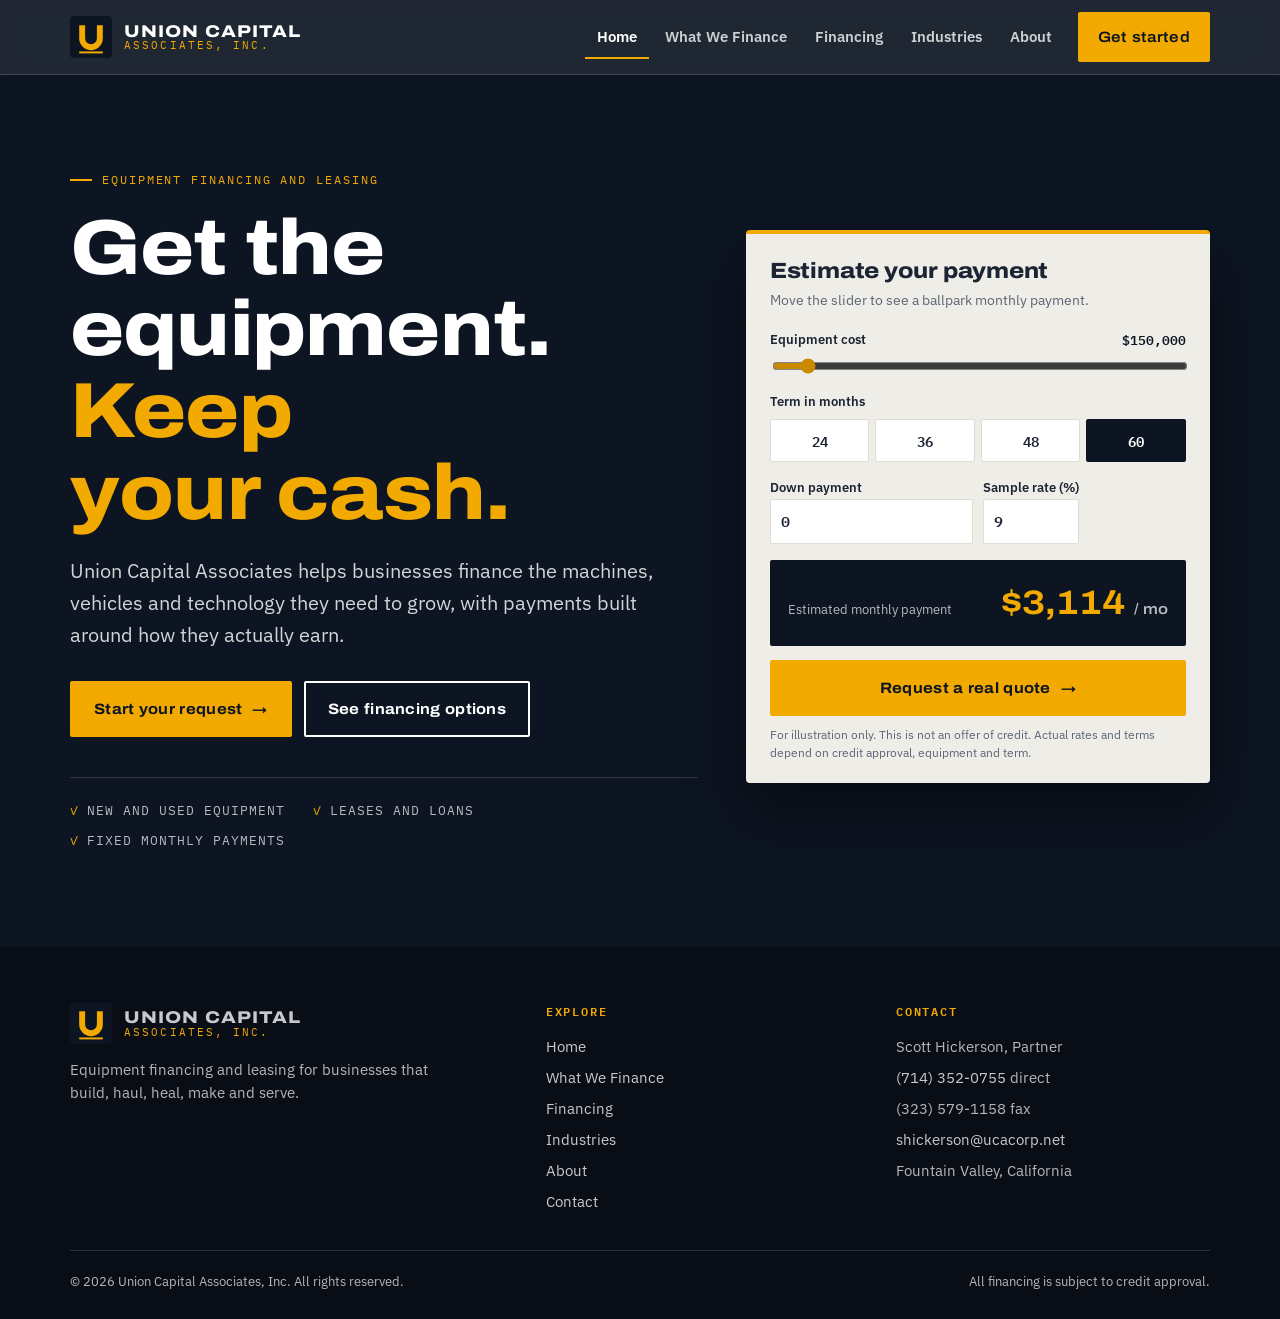
<file: index.html>
<!doctype html>
<html lang="en">
<head>
<meta charset="utf-8">
<meta name="viewport" content="width=device-width, initial-scale=1, viewport-fit=cover">
<title>Union Capital Associates | Equipment Financing and Leasing</title>
<meta name="description" content="Equipment financing and leasing for construction, transportation, medical, manufacturing and more.  Fountain Valley, California.">
<link rel="icon" href="assets/img/mark.svg" type="image/svg+xml">
<link rel="preconnect" href="https://fonts.googleapis.com">
<link rel="preconnect" href="https://images.unsplash.com">
<link rel="stylesheet" href="https://fonts.googleapis.com/css2?family=Archivo:wdth,wght@100..125,500..900&family=IBM+Plex+Mono:wght@400;600&family=IBM+Plex+Sans:wght@400;500;600&display=swap">
<link rel="stylesheet" href="assets/css/site.css">
</head>
<body>
<header class="site-header">
  <div class="wrap">
    <a class="brand" href="index.html"><img src="assets/img/mark.svg" alt="" width="42" height="42"><span class="name"><b>UNION CAPITAL</b><small>ASSOCIATES, INC.</small></span></a>
    <button class="menu-btn" type="button" aria-expanded="false" aria-controls="nav">Menu</button>
    <nav class="nav" id="nav" aria-label="Main"><a href="index.html" aria-current="page">Home</a><a href="what-we-finance.html">What We Finance</a><a href="financing.html">Financing</a><a href="industries.html">Industries</a><a href="about.html">About</a><a class="btn btn-gold" href="contact.html#request">Get started</a></nav>
  </div>
</header>
<main>
<section class="hero">
  <div class="hero-bg" aria-hidden="true">
    <span style="background-image:url('https://images.unsplash.com/photo-1580901369227-308f6f40bdeb?auto=format&fit=crop&w=2000&q=70')"></span>
    <span style="background-image:url('https://images.unsplash.com/photo-1592805144716-feeccccef5ac?auto=format&fit=crop&w=2000&q=70')"></span>
    <span style="background-image:url('https://images.unsplash.com/photo-1606206873764-fd15e242df52?auto=format&fit=crop&w=2000&q=70')"></span>
  </div>
  <div class="wrap">
    <div>
      <div class="eyebrow">Equipment financing and leasing</div>
      <h1>Get the equipment.  <em>Keep your cash.</em></h1>
      <p class="lede">Union Capital Associates helps businesses finance the machines, vehicles and technology they need to grow, with payments built around how they actually earn.</p>
      <div class="hero-actions">
        <a class="btn btn-gold" href="contact.html#request">Start your request <span class="arr">→</span></a>
        <a class="btn btn-line" href="financing.html">See financing options</a>
      </div>
      <div class="hero-strip"><span>New and used equipment</span><span>Leases and loans</span><span>Fixed monthly payments</span></div>
    </div>
    <aside class="estimator" id="estimator" aria-labelledby="estTitle">
      <h2 id="estTitle">Estimate your payment</h2>
      <p class="sub">Move the slider to see a ballpark monthly payment.</p>
      <div class="est-field">
        <label for="e-cost">Equipment cost <output id="e-cost-out">$150,000</output></label>
        <input id="e-cost" type="range" min="10000" max="2000000" step="5000" value="150000">
      </div>
      <div class="est-field">
        <label>Term in months</label>
        <div class="terms">
          <button type="button" data-term="24" aria-pressed="false">24</button>
          <button type="button" data-term="36" aria-pressed="false">36</button>
          <button type="button" data-term="48" aria-pressed="false">48</button>
          <button type="button" data-term="60" aria-pressed="true">60</button>
        </div>
      </div>
      <div class="est-row est-field">
        <label for="e-down" style="display:grid">Down payment<input id="e-down" type="number" min="0" step="1000" value="0" inputmode="numeric"></label>
        <label for="e-rate" style="display:grid">Sample rate (%)<input id="e-rate" type="number" min="0" max="40" step="0.25" value="9" inputmode="decimal"></label>
      </div>
      <div class="est-result"><span>Estimated monthly payment</span><b><span id="e-pay">$3,114</span> <small>/ mo</small></b></div>
      <a class="btn btn-gold" id="e-go" href="contact.html#request">Request a real quote <span class="arr">→</span></a>
      <p class="est-note">For illustration only.  This is not an offer of credit.  Actual rates and terms depend on credit approval, equipment and term.</p>
    </aside>
  </div>
</section>

</main>
<footer class="site-footer">
  <div class="wrap">
    <div>
      <a class="brand" href="index.html"><img src="assets/img/mark.svg" alt="" width="42" height="42"><span class="name"><b>UNION CAPITAL</b><small>ASSOCIATES, INC.</small></span></a>
      <p>Equipment financing and leasing for businesses that build, haul, heal, make and serve.</p>
    </div>
    <div>
      <h4>Explore</h4>
      <ul><li><a href="index.html">Home</a></li><li><a href="what-we-finance.html">What We Finance</a></li><li><a href="financing.html">Financing</a></li><li><a href="industries.html">Industries</a></li><li><a href="about.html">About</a></li><li><a href="contact.html">Contact</a></li></ul>
    </div>
    <div>
      <h4>Contact</h4>
      <ul>
        <li>Scott Hickerson, Partner</li>
        <li><a href="tel:+17143520755">(714) 352-0755</a> direct</li>
        <li>(323) 579-1158 fax</li>
        <li><a href="mailto:shickerson@ucacorp.net">shickerson@ucacorp.net</a></li>
        <li>Fountain Valley, California</li>
      </ul>
    </div>
    <div class="legal"><span>&copy; 2026 Union Capital Associates, Inc.  All rights reserved.</span><span>All financing is subject to credit approval.</span></div>
  </div>
</footer>
<script src="assets/js/site.js"></script>
</body>
</html>
</file>
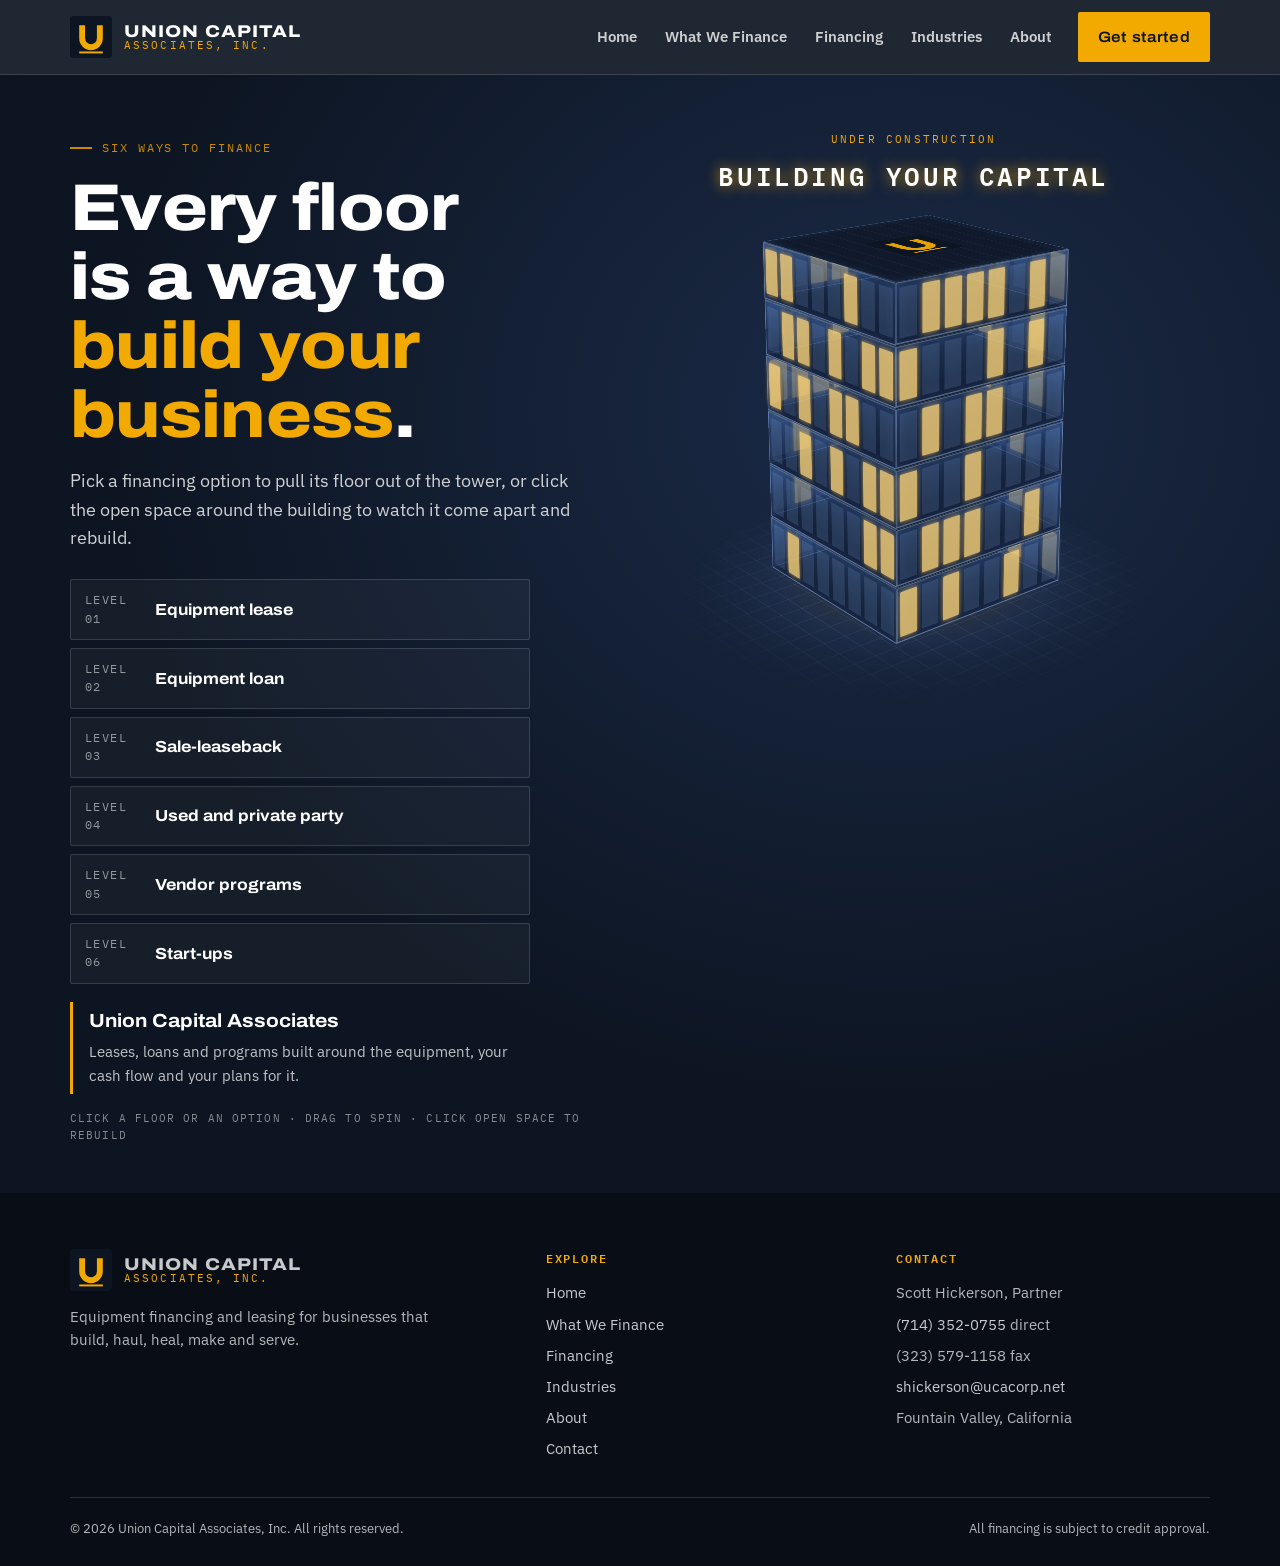
<file: index2.html>
<!doctype html>
<html lang="en">
<head>
<meta charset="utf-8">
<meta name="viewport" content="width=device-width, initial-scale=1, viewport-fit=cover">
<title>Building Test | Union Capital Associates</title>
<meta name="description" content="Test page.">
<link rel="icon" href="assets/img/mark.svg" type="image/svg+xml">
<link rel="preconnect" href="https://fonts.googleapis.com">
<link rel="preconnect" href="https://images.unsplash.com">
<link rel="stylesheet" href="https://fonts.googleapis.com/css2?family=Archivo:wdth,wght@100..125,500..900&family=IBM+Plex+Mono:wght@400;600&family=IBM+Plex+Sans:wght@400;500;600&display=swap">
<link rel="stylesheet" href="assets/css/site.css">
<link rel="stylesheet" href="assets/css/building.css">
<meta name="robots" content="noindex, nofollow">
</head>
<body>
<header class="site-header">
  <div class="wrap">
    <a class="brand" href="index.html"><img src="assets/img/mark.svg" alt="" width="42" height="42"><span class="name"><b>UNION CAPITAL</b><small>ASSOCIATES, INC.</small></span></a>
    <button class="menu-btn" type="button" aria-expanded="false" aria-controls="nav">Menu</button>
    <nav class="nav" id="nav" aria-label="Main"><a href="index.html">Home</a><a href="what-we-finance.html">What We Finance</a><a href="financing.html">Financing</a><a href="industries.html">Industries</a><a href="about.html">About</a><a class="btn btn-gold" href="contact.html#request">Get started</a></nav>
  </div>
</header>
<main>
<section class="bld-hero">
  <div class="wrap">
    <div class="bld-copy">
      <div class="eyebrow">Six ways to finance</div>
      <h1>Every floor is a way to <em>build your business</em>.</h1>
      <p class="lede">Pick a financing option to pull its floor out of the tower, or click the open space around the building to watch it come apart and rebuild.</p>
      <ul class="floors-pick" id="floorsPick"></ul>
      <div class="floor-detail" id="floorDetail" aria-live="polite"><b>Union Capital Associates</b><p>Leases, loans and programs built around the equipment, your cash flow and your plans for it.</p></div>
      <div class="bld-hint">Click a floor or an option · Drag to spin · Click open space to rebuild</div>
    </div>
    <div class="bstage" id="bstage" aria-label="Interactive tower of financing options">
      <div class="tower" id="tower"></div>
      <div class="bsign" aria-live="polite"><small id="signLvl"></small><b id="signName"></b></div>
    </div>
  </div>
</section>
</main>
<footer class="site-footer">
  <div class="wrap">
    <div>
      <a class="brand" href="index.html"><img src="assets/img/mark.svg" alt="" width="42" height="42"><span class="name"><b>UNION CAPITAL</b><small>ASSOCIATES, INC.</small></span></a>
      <p>Equipment financing and leasing for businesses that build, haul, heal, make and serve.</p>
    </div>
    <div>
      <h4>Explore</h4>
      <ul><li><a href="index.html">Home</a></li><li><a href="what-we-finance.html">What We Finance</a></li><li><a href="financing.html">Financing</a></li><li><a href="industries.html">Industries</a></li><li><a href="about.html">About</a></li><li><a href="contact.html">Contact</a></li></ul>
    </div>
    <div>
      <h4>Contact</h4>
      <ul>
        <li>Scott Hickerson, Partner</li>
        <li><a href="tel:+17143520755">(714) 352-0755</a> direct</li>
        <li>(323) 579-1158 fax</li>
        <li><a href="mailto:shickerson@ucacorp.net">shickerson@ucacorp.net</a></li>
        <li>Fountain Valley, California</li>
      </ul>
    </div>
    <div class="legal"><span>&copy; 2026 Union Capital Associates, Inc.  All rights reserved.</span><span>All financing is subject to credit approval.</span></div>
  </div>
</footer>
<script src="assets/js/site.js"></script>
<script src="assets/js/building.js"></script>
</body>
</html>
</file>
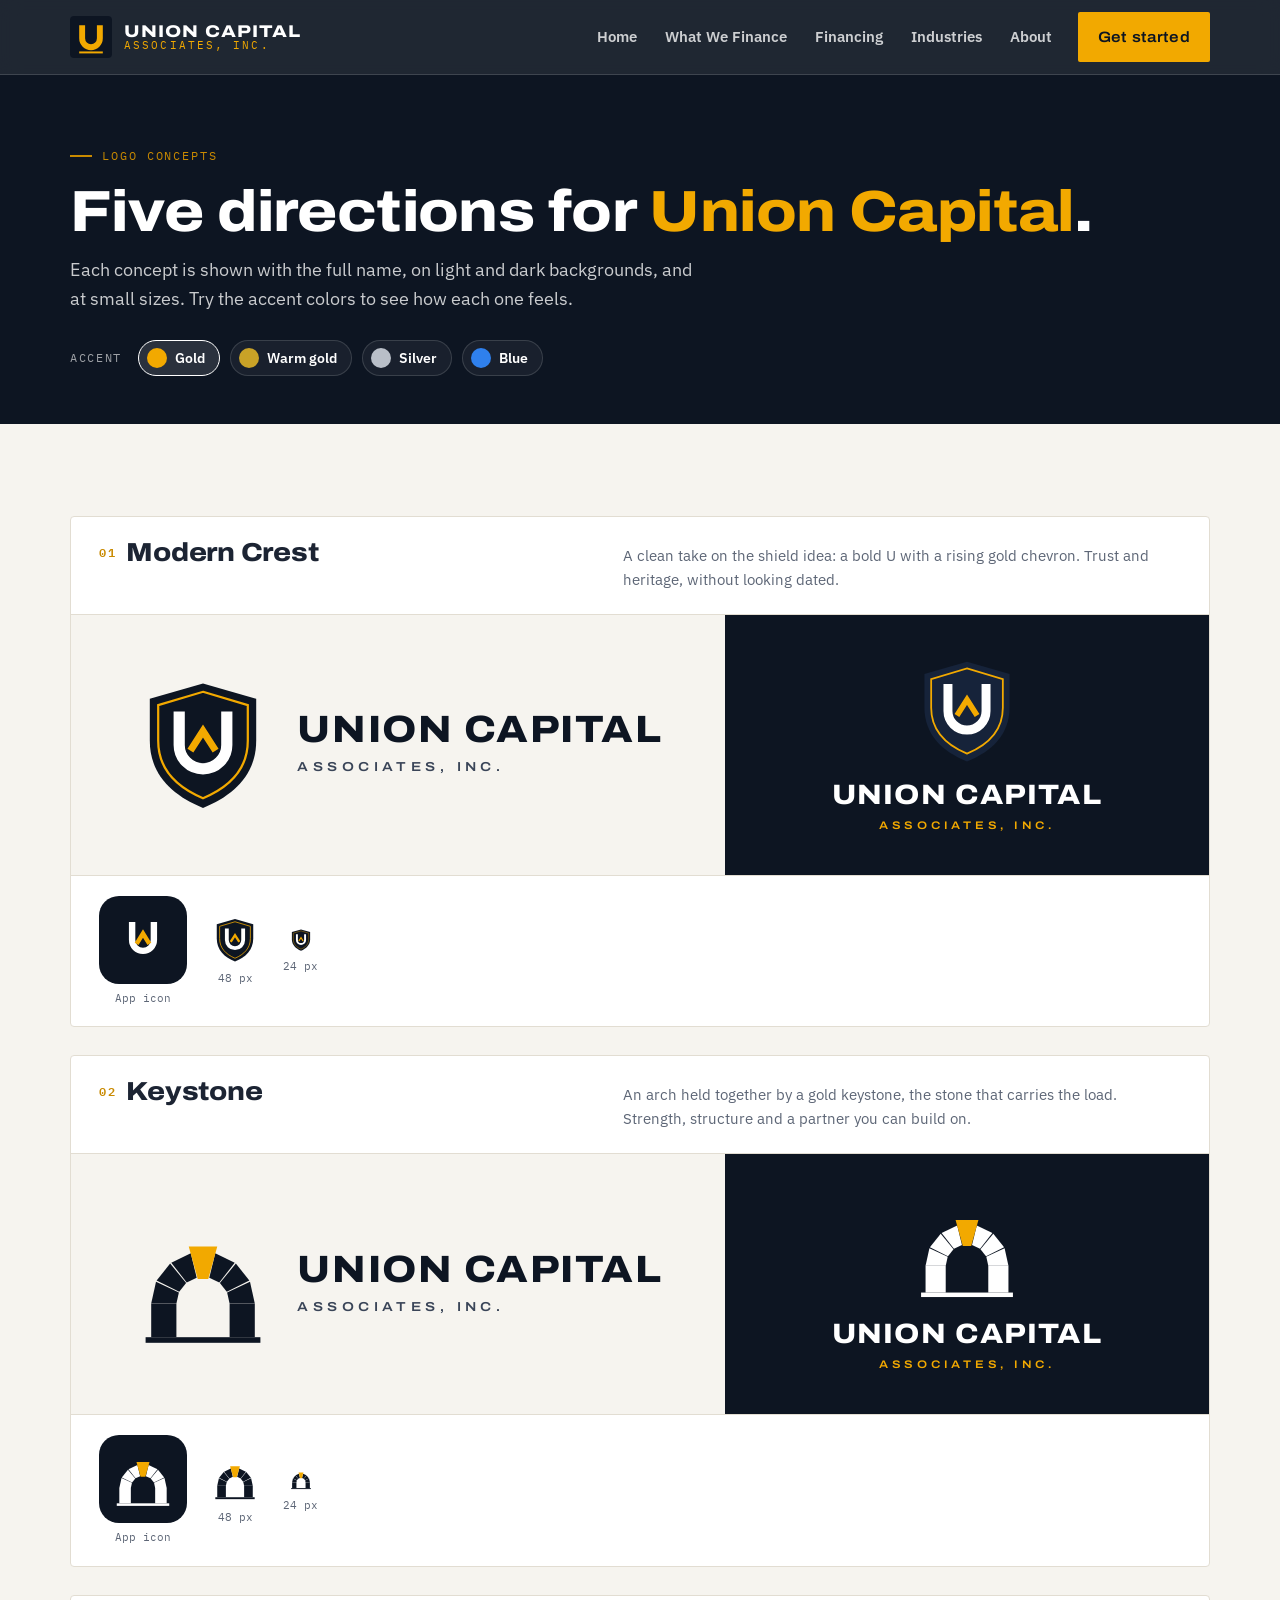
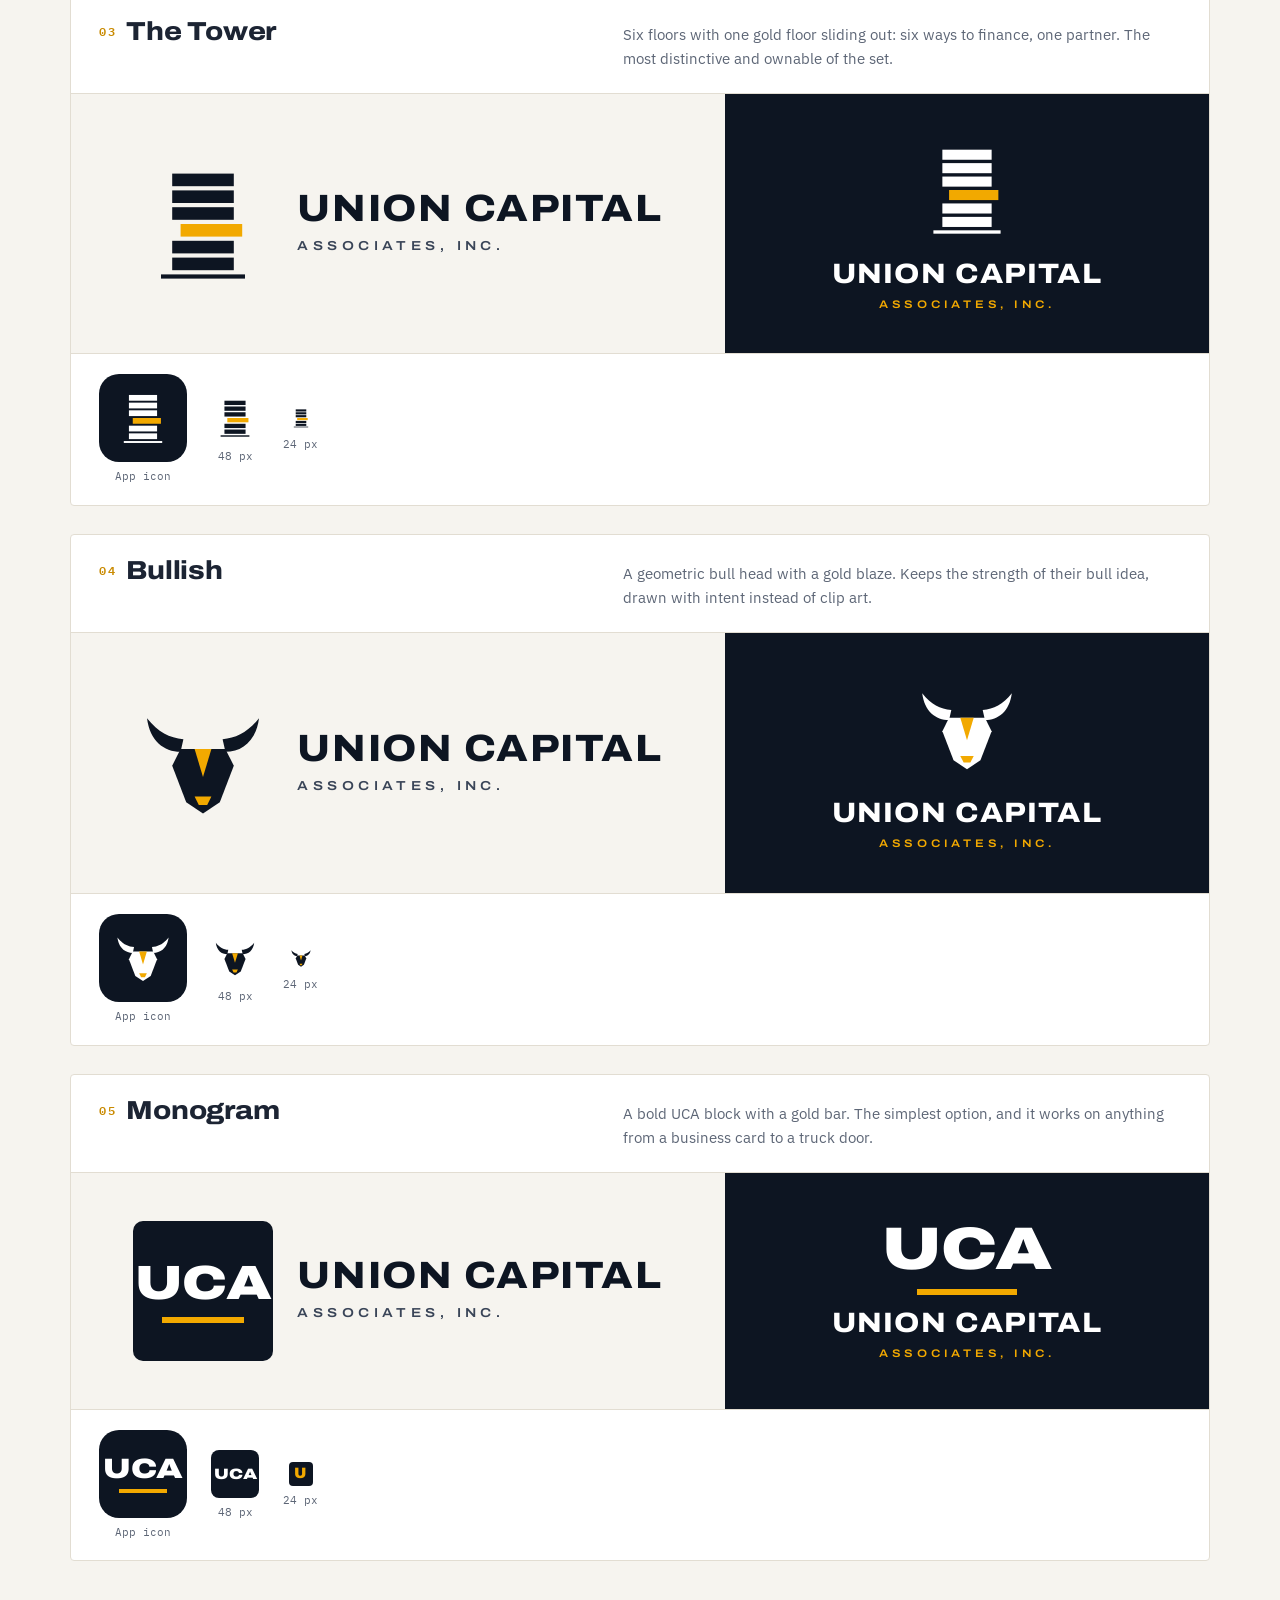
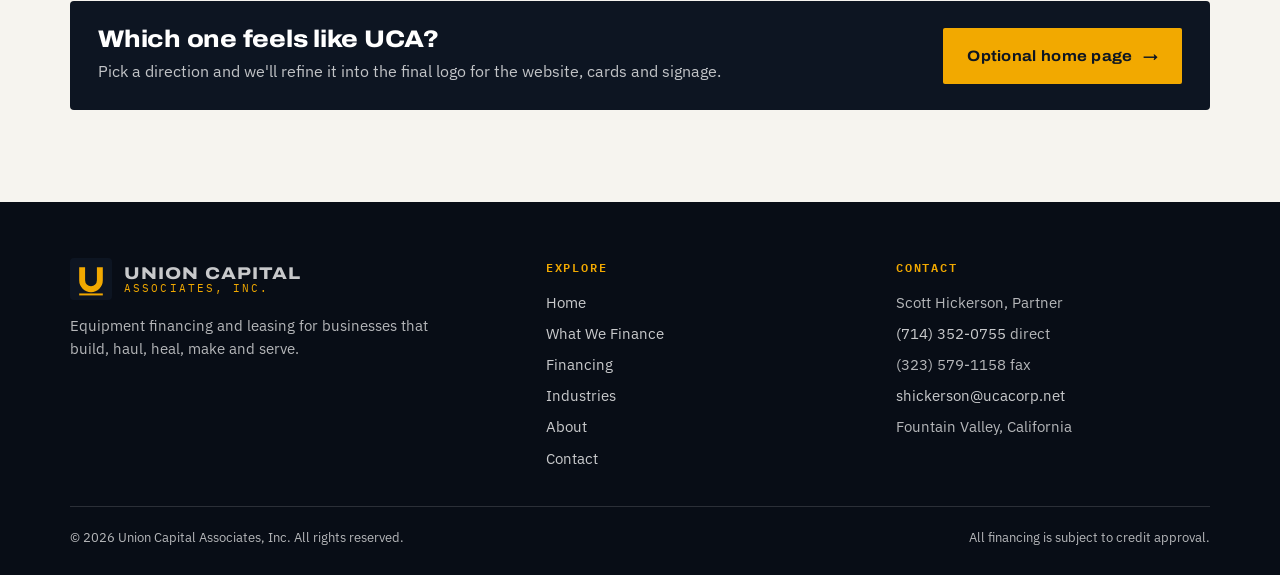
<file: logos.html>
<!doctype html>
<html lang="en">
<head>
<meta charset="utf-8">
<meta name="viewport" content="width=device-width, initial-scale=1, viewport-fit=cover">
<title>Logo Concepts | Union Capital Associates</title>
<meta name="description" content="Logo concepts.">
<link rel="icon" href="assets/img/mark.svg" type="image/svg+xml">
<link rel="preconnect" href="https://fonts.googleapis.com">
<link rel="preconnect" href="https://images.unsplash.com">
<link rel="stylesheet" href="https://fonts.googleapis.com/css2?family=Archivo:wdth,wght@100..125,500..900&family=IBM+Plex+Mono:wght@400;600&family=IBM+Plex+Sans:wght@400;500;600&display=swap">
<link rel="stylesheet" href="assets/css/site.css">
<link rel="stylesheet" href="assets/css/logos.css">
<meta name="robots" content="noindex, nofollow">
</head>
<body>
<header class="site-header">
  <div class="wrap">
    <a class="brand" href="index.html"><img src="assets/img/mark.svg" alt="" width="42" height="42"><span class="name"><b>UNION CAPITAL</b><small>ASSOCIATES, INC.</small></span></a>
    <button class="menu-btn" type="button" aria-expanded="false" aria-controls="nav">Menu</button>
    <nav class="nav" id="nav" aria-label="Main"><a href="index.html">Home</a><a href="what-we-finance.html">What We Finance</a><a href="financing.html">Financing</a><a href="industries.html">Industries</a><a href="about.html">About</a><a class="btn btn-gold" href="contact.html#request">Get started</a></nav>
  </div>
</header>
<main>
<section class="lg-hero">
  <div class="wrap">
    <div class="eyebrow">Logo concepts</div>
    <h1>Five directions for <em>Union Capital</em>.</h1>
    <p>Each concept is shown with the full name, on light and dark backgrounds, and at small sizes.  Try the accent colors to see how each one feels.</p>
    <div class="swatches" id="swatches">
      <span>Accent</span>
      <button type="button" data-c="#f2a900" aria-pressed="true"><i style="background:#f2a900"></i>Gold</button>
      <button type="button" data-c="#c9a227" aria-pressed="false"><i style="background:#c9a227"></i>Warm gold</button>
      <button type="button" data-c="#b9bfc8" aria-pressed="false"><i style="background:#b9bfc8"></i>Silver</button>
      <button type="button" data-c="#2f80ed" aria-pressed="false"><i style="background:#2f80ed"></i>Blue</button>
    </div>
  </div>
</section>
<section class="band">
  <div class="wrap">
    <div class="concepts">
    <article class="concept reveal" id="crest">
      <header class="concept-head"><h2><small>01</small>Modern Crest</h2><p>A clean take on the shield idea: a bold U with a rising gold chevron.  Trust and heritage, without looking dated.</p></header>
      <div class="concept-body">
        <div class="lockup-light"><svg class="mark-lg" viewBox="0 0 100 100" role="img" aria-label="Modern Crest logo"><path d="M50 6 L88 17 V47 C88 71 72 86 50 95 C28 86 12 71 12 47 V17 Z" fill="#0d1522"/><path class="acc-s" d="M50 12 L82 21.5 V47 C82 67 69 80 50 88 C31 80 18 67 18 47 V21.5 Z" fill="none" stroke-width="1.6"/><path d="M33 26 V50 A17 17 0 0 0 67 50 V26" fill="none" stroke="#ffffff" stroke-width="8"/><path class="acc-s" d="M41 54 L50 40 L59 54" fill="none" stroke-width="5"/></svg><div class="wm"><b>UNION CAPITAL</b><span>ASSOCIATES, INC.</span></div></div>
        <div class="lockup-dark"><svg class="mark-md" viewBox="0 0 100 100" aria-hidden="true"><path d="M50 6 L88 17 V47 C88 71 72 86 50 95 C28 86 12 71 12 47 V17 Z" fill="#16233a"/><path class="acc-s" d="M50 12 L82 21.5 V47 C82 67 69 80 50 88 C31 80 18 67 18 47 V21.5 Z" fill="none" stroke-width="1.6"/><path d="M33 26 V50 A17 17 0 0 0 67 50 V26" fill="none" stroke="#ffffff" stroke-width="8"/><path class="acc-s" d="M41 54 L50 40 L59 54" fill="none" stroke-width="5"/></svg><div class="wm"><b>UNION CAPITAL</b><span>ASSOCIATES, INC.</span></div></div>
      </div>
      <div class="concept-foot">
        <div class="sz"><div class="app"><svg class="" viewBox="0 0 100 100" aria-hidden="true"><path d="M33 22 V50 A17 17 0 0 0 67 50 V22" fill="none" stroke="#fff" stroke-width="10"/><path class="acc-s" d="M40 56 L50 40 L60 56" fill="none" stroke-width="7"/></svg></div>App icon</div>
        <div class="sz"><svg class="" width="48" height="48" viewBox="0 0 100 100" aria-hidden="true"><path d="M50 6 L88 17 V47 C88 71 72 86 50 95 C28 86 12 71 12 47 V17 Z" fill="#0d1522"/><path class="acc-s" d="M50 12 L82 21.5 V47 C82 67 69 80 50 88 C31 80 18 67 18 47 V21.5 Z" fill="none" stroke-width="1.6"/><path d="M33 26 V50 A17 17 0 0 0 67 50 V26" fill="none" stroke="#ffffff" stroke-width="8"/><path class="acc-s" d="M41 54 L50 40 L59 54" fill="none" stroke-width="5"/></svg>48 px</div>
        <div class="sz"><svg class="" width="24" height="24" viewBox="0 0 100 100" aria-hidden="true"><path d="M50 6 L88 17 V47 C88 71 72 86 50 95 C28 86 12 71 12 47 V17 Z" fill="#0d1522"/><path class="acc-s" d="M50 12 L82 21.5 V47 C82 67 69 80 50 88 C31 80 18 67 18 47 V21.5 Z" fill="none" stroke-width="1.6"/><path d="M33 26 V50 A17 17 0 0 0 67 50 V26" fill="none" stroke="#ffffff" stroke-width="8"/><path class="acc-s" d="M41 54 L50 40 L59 54" fill="none" stroke-width="5"/></svg>24 px</div>
      </div>
    </article>
    <article class="concept reveal" id="keystone">
      <header class="concept-head"><h2><small>02</small>Keystone</h2><p>An arch held together by a gold keystone, the stone that carries the load.  Strength, structure and a partner you can build on.</p></header>
      <div class="concept-body">
        <div class="lockup-light"><svg class="mark-lg" viewBox="0 0 100 100" role="img" aria-label="Keystone logo"><g fill="#0d1522"><polygon points="13.00,64.00 16.44,48.41 32.77,56.00 31.00,64.00"/><polygon points="16.89,47.48 26.53,35.40 37.95,49.31 33.00,55.52"/><polygon points="27.34,34.75 41.26,28.05 45.51,45.54 38.36,48.98"/><polygon points="58.74,28.05 72.66,34.75 61.64,48.98 54.49,45.54"/><polygon points="73.47,35.40 83.11,47.48 67.00,55.52 62.05,49.31"/><polygon points="83.56,48.41 87.00,64.00 69.00,64.00 67.23,56.00"/><rect x="13" y="64" width="18" height="24"/><rect x="69" y="64" width="18" height="24"/><rect x="9" y="88" width="82" height="4"/></g><polygon class="acc" points="39.80,23.26 60.20,23.26 53.76,46.40 46.24,46.40"/></svg><div class="wm"><b>UNION CAPITAL</b><span>ASSOCIATES, INC.</span></div></div>
        <div class="lockup-dark"><svg class="mark-md" viewBox="0 0 100 100" aria-hidden="true"><g fill="#ffffff"><polygon points="13.00,64.00 16.44,48.41 32.77,56.00 31.00,64.00"/><polygon points="16.89,47.48 26.53,35.40 37.95,49.31 33.00,55.52"/><polygon points="27.34,34.75 41.26,28.05 45.51,45.54 38.36,48.98"/><polygon points="58.74,28.05 72.66,34.75 61.64,48.98 54.49,45.54"/><polygon points="73.47,35.40 83.11,47.48 67.00,55.52 62.05,49.31"/><polygon points="83.56,48.41 87.00,64.00 69.00,64.00 67.23,56.00"/><rect x="13" y="64" width="18" height="24"/><rect x="69" y="64" width="18" height="24"/><rect x="9" y="88" width="82" height="4"/></g><polygon class="acc" points="39.80,23.26 60.20,23.26 53.76,46.40 46.24,46.40"/></svg><div class="wm"><b>UNION CAPITAL</b><span>ASSOCIATES, INC.</span></div></div>
      </div>
      <div class="concept-foot">
        <div class="sz"><div class="app"><svg class="" viewBox="0 0 100 100" aria-hidden="true"><g fill="#ffffff"><polygon points="13.00,64.00 16.44,48.41 32.77,56.00 31.00,64.00"/><polygon points="16.89,47.48 26.53,35.40 37.95,49.31 33.00,55.52"/><polygon points="27.34,34.75 41.26,28.05 45.51,45.54 38.36,48.98"/><polygon points="58.74,28.05 72.66,34.75 61.64,48.98 54.49,45.54"/><polygon points="73.47,35.40 83.11,47.48 67.00,55.52 62.05,49.31"/><polygon points="83.56,48.41 87.00,64.00 69.00,64.00 67.23,56.00"/><rect x="13" y="64" width="18" height="24"/><rect x="69" y="64" width="18" height="24"/><rect x="9" y="88" width="82" height="4"/></g><polygon class="acc" points="39.80,23.26 60.20,23.26 53.76,46.40 46.24,46.40"/></svg></div>App icon</div>
        <div class="sz"><svg class="" width="48" height="48" viewBox="0 0 100 100" aria-hidden="true"><g fill="#0d1522"><polygon points="13.00,64.00 16.44,48.41 32.77,56.00 31.00,64.00"/><polygon points="16.89,47.48 26.53,35.40 37.95,49.31 33.00,55.52"/><polygon points="27.34,34.75 41.26,28.05 45.51,45.54 38.36,48.98"/><polygon points="58.74,28.05 72.66,34.75 61.64,48.98 54.49,45.54"/><polygon points="73.47,35.40 83.11,47.48 67.00,55.52 62.05,49.31"/><polygon points="83.56,48.41 87.00,64.00 69.00,64.00 67.23,56.00"/><rect x="13" y="64" width="18" height="24"/><rect x="69" y="64" width="18" height="24"/><rect x="9" y="88" width="82" height="4"/></g><polygon class="acc" points="39.80,23.26 60.20,23.26 53.76,46.40 46.24,46.40"/></svg>48 px</div>
        <div class="sz"><svg class="" width="24" height="24" viewBox="0 0 100 100" aria-hidden="true"><g fill="#0d1522"><polygon points="13.00,64.00 16.44,48.41 32.77,56.00 31.00,64.00"/><polygon points="16.89,47.48 26.53,35.40 37.95,49.31 33.00,55.52"/><polygon points="27.34,34.75 41.26,28.05 45.51,45.54 38.36,48.98"/><polygon points="58.74,28.05 72.66,34.75 61.64,48.98 54.49,45.54"/><polygon points="73.47,35.40 83.11,47.48 67.00,55.52 62.05,49.31"/><polygon points="83.56,48.41 87.00,64.00 69.00,64.00 67.23,56.00"/><rect x="13" y="64" width="18" height="24"/><rect x="69" y="64" width="18" height="24"/><rect x="9" y="88" width="82" height="4"/></g><polygon class="acc" points="39.80,23.26 60.20,23.26 53.76,46.40 46.24,46.40"/></svg>24 px</div>
      </div>
    </article>
    <article class="concept reveal" id="tower">
      <header class="concept-head"><h2><small>03</small>The Tower</h2><p>Six floors with one gold floor sliding out: six ways to finance, one partner.  The most distinctive and ownable of the set.</p></header>
      <div class="concept-body">
        <div class="lockup-light"><svg class="mark-lg" viewBox="0 0 100 100" role="img" aria-label="The Tower logo"><g fill="#0d1522"><rect x="28" y="14" width="44" height="9"/><rect x="28" y="26" width="44" height="9"/><rect x="28" y="38" width="44" height="9"/><rect x="28" y="62" width="44" height="9"/><rect x="28" y="74" width="44" height="9"/><rect x="20" y="86" width="60" height="3"/></g><rect class="acc" x="34" y="50" width="44" height="9"/></svg><div class="wm"><b>UNION CAPITAL</b><span>ASSOCIATES, INC.</span></div></div>
        <div class="lockup-dark"><svg class="mark-md" viewBox="0 0 100 100" aria-hidden="true"><g fill="#ffffff"><rect x="28" y="14" width="44" height="9"/><rect x="28" y="26" width="44" height="9"/><rect x="28" y="38" width="44" height="9"/><rect x="28" y="62" width="44" height="9"/><rect x="28" y="74" width="44" height="9"/><rect x="20" y="86" width="60" height="3"/></g><rect class="acc" x="34" y="50" width="44" height="9"/></svg><div class="wm"><b>UNION CAPITAL</b><span>ASSOCIATES, INC.</span></div></div>
      </div>
      <div class="concept-foot">
        <div class="sz"><div class="app"><svg class="" viewBox="0 0 100 100" aria-hidden="true"><g fill="#ffffff"><rect x="28" y="14" width="44" height="9"/><rect x="28" y="26" width="44" height="9"/><rect x="28" y="38" width="44" height="9"/><rect x="28" y="62" width="44" height="9"/><rect x="28" y="74" width="44" height="9"/><rect x="20" y="86" width="60" height="3"/></g><rect class="acc" x="34" y="50" width="44" height="9"/></svg></div>App icon</div>
        <div class="sz"><svg class="" width="48" height="48" viewBox="0 0 100 100" aria-hidden="true"><g fill="#0d1522"><rect x="28" y="14" width="44" height="9"/><rect x="28" y="26" width="44" height="9"/><rect x="28" y="38" width="44" height="9"/><rect x="28" y="62" width="44" height="9"/><rect x="28" y="74" width="44" height="9"/><rect x="20" y="86" width="60" height="3"/></g><rect class="acc" x="34" y="50" width="44" height="9"/></svg>48 px</div>
        <div class="sz"><svg class="" width="24" height="24" viewBox="0 0 100 100" aria-hidden="true"><g fill="#0d1522"><rect x="28" y="14" width="44" height="9"/><rect x="28" y="26" width="44" height="9"/><rect x="28" y="38" width="44" height="9"/><rect x="28" y="62" width="44" height="9"/><rect x="28" y="74" width="44" height="9"/><rect x="20" y="86" width="60" height="3"/></g><rect class="acc" x="34" y="50" width="44" height="9"/></svg>24 px</div>
      </div>
    </article>
    <article class="concept reveal" id="bullish">
      <header class="concept-head"><h2><small>04</small>Bullish</h2><p>A geometric bull head with a gold blaze.  Keeps the strength of their bull idea, drawn with intent instead of clip art.</p></header>
      <div class="concept-body">
        <div class="lockup-light"><svg class="mark-lg" viewBox="0 0 100 100" role="img" aria-label="Bullish logo"><g fill="#0d1522"><path d="M50 40 L66 40 L72 52 L62 78 L50 86 L38 78 L28 52 L34 40 Z"/><path d="M34 42 C22 42 12 34 10 18 C18 28 26 32 36 33 Z"/><path d="M66 42 C78 42 88 34 90 18 C82 28 74 32 64 33 Z"/></g><path class="acc" d="M50 40 L56 40 L50 60 L44 40 Z"/><path class="acc" d="M44 74 L56 74 L53 80 L47 80 Z"/></svg><div class="wm"><b>UNION CAPITAL</b><span>ASSOCIATES, INC.</span></div></div>
        <div class="lockup-dark"><svg class="mark-md" viewBox="0 0 100 100" aria-hidden="true"><g fill="#ffffff"><path d="M50 40 L66 40 L72 52 L62 78 L50 86 L38 78 L28 52 L34 40 Z"/><path d="M34 42 C22 42 12 34 10 18 C18 28 26 32 36 33 Z"/><path d="M66 42 C78 42 88 34 90 18 C82 28 74 32 64 33 Z"/></g><path class="acc" d="M50 40 L56 40 L50 60 L44 40 Z"/><path class="acc" d="M44 74 L56 74 L53 80 L47 80 Z"/></svg><div class="wm"><b>UNION CAPITAL</b><span>ASSOCIATES, INC.</span></div></div>
      </div>
      <div class="concept-foot">
        <div class="sz"><div class="app"><svg class="" viewBox="0 0 100 100" aria-hidden="true"><g fill="#ffffff"><path d="M50 40 L66 40 L72 52 L62 78 L50 86 L38 78 L28 52 L34 40 Z"/><path d="M34 42 C22 42 12 34 10 18 C18 28 26 32 36 33 Z"/><path d="M66 42 C78 42 88 34 90 18 C82 28 74 32 64 33 Z"/></g><path class="acc" d="M50 40 L56 40 L50 60 L44 40 Z"/><path class="acc" d="M44 74 L56 74 L53 80 L47 80 Z"/></svg></div>App icon</div>
        <div class="sz"><svg class="" width="48" height="48" viewBox="0 0 100 100" aria-hidden="true"><g fill="#0d1522"><path d="M50 40 L66 40 L72 52 L62 78 L50 86 L38 78 L28 52 L34 40 Z"/><path d="M34 42 C22 42 12 34 10 18 C18 28 26 32 36 33 Z"/><path d="M66 42 C78 42 88 34 90 18 C82 28 74 32 64 33 Z"/></g><path class="acc" d="M50 40 L56 40 L50 60 L44 40 Z"/><path class="acc" d="M44 74 L56 74 L53 80 L47 80 Z"/></svg>48 px</div>
        <div class="sz"><svg class="" width="24" height="24" viewBox="0 0 100 100" aria-hidden="true"><g fill="#0d1522"><path d="M50 40 L66 40 L72 52 L62 78 L50 86 L38 78 L28 52 L34 40 Z"/><path d="M34 42 C22 42 12 34 10 18 C18 28 26 32 36 33 Z"/><path d="M66 42 C78 42 88 34 90 18 C82 28 74 32 64 33 Z"/></g><path class="acc" d="M50 40 L56 40 L50 60 L44 40 Z"/><path class="acc" d="M44 74 L56 74 L53 80 L47 80 Z"/></svg>24 px</div>
      </div>
    </article>
    <article class="concept reveal" id="monogram">
      <header class="concept-head"><h2><small>05</small>Monogram</h2><p>A bold UCA block with a gold bar.  The simplest option, and it works on anything from a business card to a truck door.</p></header>
      <div class="concept-body">
        <div class="lockup-light"><div class="mono-mark" aria-hidden="true"><b>UCA</b><i class="acc-bg"></i></div><div class="wm"><b>UNION CAPITAL</b><span>ASSOCIATES, INC.</span></div></div>
        <div class="lockup-dark"><div class="mono-mark" aria-hidden="true" style="background:transparent;width:auto;height:auto"><b style="font-size:60px">UCA</b><i class="acc-bg" style="width:100px"></i></div><div class="wm"><b>UNION CAPITAL</b><span>ASSOCIATES, INC.</span></div></div>
      </div>
      <div class="concept-foot">
        <div class="sz"><div class="app" aria-hidden="true" style="display:flex;flex-direction:column;gap:6px;align-items:center;justify-content:center"><b style="font-family:var(--display);font-stretch:125%;font-weight:900;font-size:28px;color:#fff;line-height:1">UCA</b><i class="acc-bg" style="display:block;width:48px;height:4px"></i></div>App icon</div>
        <div class="sz"><div aria-hidden="true" style="width:48px;height:48px;border-radius:8px;background:var(--ink);display:grid;place-items:center"><b style="font-family:var(--display);font-stretch:125%;font-weight:900;font-size:15px;color:#fff">UCA</b></div>48 px</div>
        <div class="sz"><div aria-hidden="true" style="width:24px;height:24px;border-radius:4px;background:var(--ink);display:grid;place-items:center"><b class="" style="font-family:var(--display);font-weight:900;font-size:15px;color:var(--accent,#f2a900);line-height:1">U</b></div>24 px</div>
      </div>
    </article>
    </div>
    <div class="pick-note">
      <div><h2>Which one feels like UCA?</h2><p>Pick a direction and we'll refine it into the final logo for the website, cards and signage.</p></div>
      <a class="btn btn-gold" href="index2.html">Optional home page <span class="arr">→</span></a>
    </div>
  </div>
</section>
</main>
<footer class="site-footer">
  <div class="wrap">
    <div>
      <a class="brand" href="index.html"><img src="assets/img/mark.svg" alt="" width="42" height="42"><span class="name"><b>UNION CAPITAL</b><small>ASSOCIATES, INC.</small></span></a>
      <p>Equipment financing and leasing for businesses that build, haul, heal, make and serve.</p>
    </div>
    <div>
      <h4>Explore</h4>
      <ul><li><a href="index.html">Home</a></li><li><a href="what-we-finance.html">What We Finance</a></li><li><a href="financing.html">Financing</a></li><li><a href="industries.html">Industries</a></li><li><a href="about.html">About</a></li><li><a href="contact.html">Contact</a></li></ul>
    </div>
    <div>
      <h4>Contact</h4>
      <ul>
        <li>Scott Hickerson, Partner</li>
        <li><a href="tel:+17143520755">(714) 352-0755</a> direct</li>
        <li>(323) 579-1158 fax</li>
        <li><a href="mailto:shickerson@ucacorp.net">shickerson@ucacorp.net</a></li>
        <li>Fountain Valley, California</li>
      </ul>
    </div>
    <div class="legal"><span>&copy; 2026 Union Capital Associates, Inc.  All rights reserved.</span><span>All financing is subject to credit approval.</span></div>
  </div>
</footer>
<script src="assets/js/site.js"></script>
<script>(function(){var b=document.querySelectorAll("#swatches button");b.forEach(function(x){x.addEventListener("click",function(){document.documentElement.style.setProperty("--accent",x.dataset.c);b.forEach(function(y){y.setAttribute("aria-pressed",y===x)})})})})();</script>
</body>
</html>
</file>
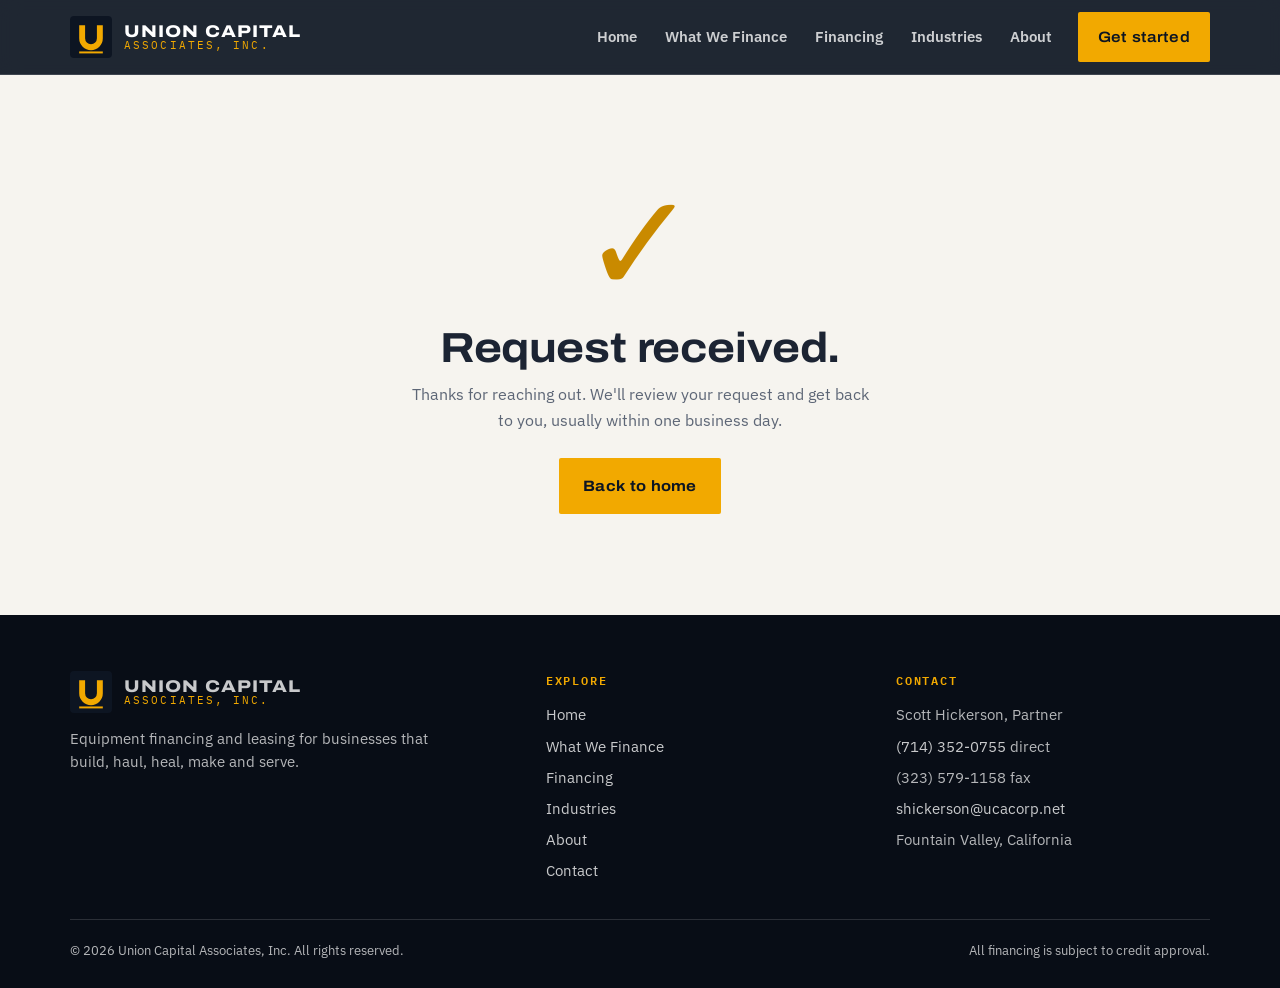
<file: thanks.html>
<!doctype html>
<html lang="en">
<head>
<meta charset="utf-8">
<meta name="viewport" content="width=device-width, initial-scale=1, viewport-fit=cover">
<title>Thank you | Union Capital Associates</title>
<meta name="description" content="Your request was sent.">
<link rel="icon" href="assets/img/mark.svg" type="image/svg+xml">
<link rel="preconnect" href="https://fonts.googleapis.com">
<link rel="preconnect" href="https://images.unsplash.com">
<link rel="stylesheet" href="https://fonts.googleapis.com/css2?family=Archivo:wdth,wght@100..125,500..900&family=IBM+Plex+Mono:wght@400;600&family=IBM+Plex+Sans:wght@400;500;600&display=swap">
<link rel="stylesheet" href="assets/css/site.css">
</head>
<body>
<header class="site-header">
  <div class="wrap">
    <a class="brand" href="index.html"><img src="assets/img/mark.svg" alt="" width="42" height="42"><span class="name"><b>UNION CAPITAL</b><small>ASSOCIATES, INC.</small></span></a>
    <button class="menu-btn" type="button" aria-expanded="false" aria-controls="nav">Menu</button>
    <nav class="nav" id="nav" aria-label="Main"><a href="index.html">Home</a><a href="what-we-finance.html">What We Finance</a><a href="financing.html">Financing</a><a href="industries.html">Industries</a><a href="about.html">About</a><a class="btn btn-gold" href="contact.html#request">Get started</a></nav>
  </div>
</header>
<main class="wrap center-page"><div>
  <div class="big">✓</div>
  <h1>Request received.</h1>
  <p>Thanks for reaching out.  We'll review your request and get back to you, usually within one business day.</p>
  <a class="btn btn-gold" href="index.html">Back to home</a>
</div></main>
<footer class="site-footer">
  <div class="wrap">
    <div>
      <a class="brand" href="index.html"><img src="assets/img/mark.svg" alt="" width="42" height="42"><span class="name"><b>UNION CAPITAL</b><small>ASSOCIATES, INC.</small></span></a>
      <p>Equipment financing and leasing for businesses that build, haul, heal, make and serve.</p>
    </div>
    <div>
      <h4>Explore</h4>
      <ul><li><a href="index.html">Home</a></li><li><a href="what-we-finance.html">What We Finance</a></li><li><a href="financing.html">Financing</a></li><li><a href="industries.html">Industries</a></li><li><a href="about.html">About</a></li><li><a href="contact.html">Contact</a></li></ul>
    </div>
    <div>
      <h4>Contact</h4>
      <ul>
        <li>Scott Hickerson, Partner</li>
        <li><a href="tel:+17143520755">(714) 352-0755</a> direct</li>
        <li>(323) 579-1158 fax</li>
        <li><a href="mailto:shickerson@ucacorp.net">shickerson@ucacorp.net</a></li>
        <li>Fountain Valley, California</li>
      </ul>
    </div>
    <div class="legal"><span>&copy; 2026 Union Capital Associates, Inc.  All rights reserved.</span><span>All financing is subject to credit approval.</span></div>
  </div>
</footer>
<script src="assets/js/site.js"></script>
</body>
</html>
</file>
<file: assets/css/site.css>
/* Union Capital Associates site styles.
   Layout: full-bleed photo hero with a payment estimator; light content bands alternate with ink bands. */
*, *::before, *::after { box-sizing: border-box; }
:root {
  --ink: #0d1522;
  --ink-2: #16233a;
  --paper: #f6f4ef;
  --white: #ffffff;
  --text: #1c2433;
  --muted: #5d6676;
  --line: #e2ddd2;
  --line-dark: rgba(255, 255, 255, .14);
  --gold: #f2a900;
  --gold-deep: #c98a00;
  --display: "Archivo", "Arial Narrow", "Segoe UI", system-ui, sans-serif;
  --body: "IBM Plex Sans", "Segoe UI", system-ui, sans-serif;
  --mono: "IBM Plex Mono", ui-monospace, Consolas, monospace;
  --gutter: max(20px, env(safe-area-inset-left, 0px));
}
html { scroll-behavior: smooth; }
body { margin: 0; background: var(--paper); color: var(--text); font-family: var(--body); font-size: 16px; line-height: 1.6; -webkit-font-smoothing: antialiased; }
img { max-width: 100%; display: block; }
a { color: inherit; }
[hidden] { display: none !important; }
.wrap { max-width: 1180px; margin: 0 auto; padding-left: var(--gutter); padding-right: max(20px, env(safe-area-inset-right, 0px)); }
h1, h2, h3 { font-family: var(--display); font-stretch: 112%; line-height: 1.05; letter-spacing: -.01em; margin: 0; text-wrap: balance; }
.eyebrow { font-family: var(--mono); font-size: 12px; letter-spacing: .16em; text-transform: uppercase; color: var(--gold-deep); display: inline-flex; align-items: center; gap: 10px; }
.eyebrow::before { content: ""; width: 22px; height: 2px; background: currentColor; }
.dark .eyebrow, .hero .eyebrow { color: var(--gold); }
:focus-visible { outline: 2px solid var(--gold); outline-offset: 3px; }

/* ---------- Buttons ---------- */
.btn { display: inline-flex; align-items: center; gap: 10px; font-family: var(--display); font-stretch: 110%; font-weight: 700; font-size: 15px; letter-spacing: .02em; text-decoration: none; padding: 14px 22px; border-radius: 2px; border: 2px solid transparent; cursor: pointer; transition: background .2s, color .2s, border-color .2s, transform .2s; }
.btn:hover { transform: translateY(-1px); }
.btn-gold { background: var(--gold); color: var(--ink); }
.btn-gold:hover { background: #ffbb1c; }
.btn-line { border-color: currentColor; color: inherit; background: transparent; }
.btn-line:hover { background: rgba(255, 255, 255, .08); }
.btn .arr { transition: transform .2s; }
.btn:hover .arr { transform: translateX(4px); }

/* ---------- Header ---------- */
.site-header { position: sticky; top: env(safe-area-inset-top, 0px); z-index: 30; background: rgba(13, 21, 34, .92); backdrop-filter: blur(10px); -webkit-backdrop-filter: blur(10px); color: var(--white); border-bottom: 1px solid var(--line-dark); }
.site-header .wrap { display: flex; align-items: center; justify-content: space-between; gap: 20px; min-height: 74px; }
.brand { display: flex; align-items: center; gap: 12px; text-decoration: none; color: var(--white); }
.brand img { width: 42px; height: 42px; }
.brand .name { display: grid; line-height: 1.05; }
.brand b { font-family: var(--display); font-stretch: 118%; font-weight: 800; font-size: 17px; letter-spacing: .06em; }
.brand small { font-family: var(--mono); font-size: 10.5px; letter-spacing: .2em; color: var(--gold); }
.nav { display: flex; align-items: center; gap: 4px; }
.nav a { text-decoration: none; font-weight: 600; font-size: 15px; color: rgba(255, 255, 255, .78); padding: 10px 12px; }
.nav a:hover { color: var(--white); }
.nav a[aria-current="page"] { color: var(--white); box-shadow: inset 0 -2px 0 var(--gold); }
.nav .btn { margin-left: 10px; padding: 11px 18px; color: var(--ink); }
.menu-btn { display: none; background: none; border: 1px solid var(--line-dark); color: var(--white); border-radius: 2px; padding: 9px 12px; font: 600 14px var(--body); cursor: pointer; }
@media (max-width: 900px) {
  .menu-btn { display: inline-block; }
  .nav { display: none; position: absolute; left: 0; right: 0; top: 100%; flex-direction: column; align-items: stretch; gap: 0; background: var(--ink); border-bottom: 1px solid var(--line-dark); padding: 8px max(20px, env(safe-area-inset-right, 0px)) 18px var(--gutter); }
  .nav.open { display: flex; }
  .nav a { padding: 14px 4px; border-bottom: 1px solid var(--line-dark); }
  .nav a[aria-current="page"] { box-shadow: inset 3px 0 0 var(--gold); padding-left: 12px; }
  .nav .btn { margin: 14px 0 0; justify-content: center; border-bottom: 0; }
}

/* ---------- Hero ---------- */
.hero { position: relative; color: var(--white); background: var(--ink); overflow: hidden; isolation: isolate; }
.hero-bg { position: absolute; inset: 0; z-index: -2; }
.hero-bg span { position: absolute; inset: 0; background-size: cover; background-position: center; opacity: 0; animation: heroFade 21s infinite; transform: scale(1.06); }
.hero-bg span:nth-child(1) { opacity: 1; animation-delay: 0s; }
.hero-bg span:nth-child(2) { animation-delay: 7s; }
.hero-bg span:nth-child(3) { animation-delay: 14s; }
@keyframes heroFade { 0% { opacity: 0; transform: scale(1.06); } 5% { opacity: 1; } 33% { opacity: 1; } 38% { opacity: 0; transform: scale(1); } 100% { opacity: 0; } }
.hero::after { content: ""; position: absolute; inset: 0; z-index: -1; background: linear-gradient(100deg, rgba(13, 21, 34, .94) 0%, rgba(13, 21, 34, .78) 45%, rgba(13, 21, 34, .35) 100%); }
.hero .wrap { display: grid; grid-template-columns: 1.15fr .85fr; gap: 48px; align-items: center; padding-block: 88px 96px; }
@media (max-width: 960px) { .hero .wrap { grid-template-columns: 1fr; padding-block: 56px 64px; gap: 36px; } }
.hero h1 { font-size: clamp(40px, 6.2vw, 78px); font-weight: 800; margin: 18px 0 20px; }
.hero h1 em { font-style: normal; color: var(--gold); }
.hero .lede { font-size: clamp(17px, 1.6vw, 20px); color: rgba(255, 255, 255, .82); max-width: 50ch; margin: 0 0 30px; }
.hero-actions { display: flex; flex-wrap: wrap; gap: 12px; }
.hero-strip { display: flex; flex-wrap: wrap; gap: 10px 28px; margin-top: 40px; padding-top: 22px; border-top: 1px solid var(--line-dark); font-family: var(--mono); font-size: 12.5px; letter-spacing: .08em; text-transform: uppercase; color: rgba(255, 255, 255, .7); }
.hero-strip span::before { content: "✓"; color: var(--gold); margin-right: 8px; }

/* ---------- Estimator ---------- */
.estimator { background: rgba(246, 244, 239, .97); color: var(--text); border-radius: 4px; padding: 26px 24px 22px; box-shadow: 0 30px 60px rgba(0, 0, 0, .45); border-top: 4px solid var(--gold); min-width: 0; }
.estimator h2 { font-size: 22px; font-weight: 800; }
.estimator .sub { color: var(--muted); font-size: 14px; margin: 6px 0 18px; }
.est-field { display: grid; gap: 6px; margin-bottom: 16px; }
.est-field label { display: flex; justify-content: space-between; font-size: 13px; font-weight: 600; }
.est-field output { font-family: var(--mono); font-weight: 600; color: var(--ink); }
.est-field input[type="range"] { width: 100%; accent-color: var(--gold-deep); }
.terms { display: grid; grid-template-columns: repeat(4, 1fr); gap: 6px; }
.terms button { font: 600 14px var(--mono); padding: 9px 0; border: 1px solid var(--line); background: var(--white); color: var(--text); border-radius: 2px; cursor: pointer; }
.terms button[aria-pressed="true"] { background: var(--ink); color: var(--white); border-color: var(--ink); }
.est-row { display: grid; grid-template-columns: 1fr 1fr; gap: 10px; }
.est-row input { width: 100%; font: 600 15px var(--mono); padding: 9px 10px; border: 1px solid var(--line); border-radius: 2px; background: var(--white); color: var(--text); }
.est-result { margin-top: 6px; padding: 16px 18px; background: var(--ink); color: var(--white); border-radius: 2px; display: flex; align-items: baseline; justify-content: space-between; gap: 12px; flex-wrap: wrap; }
.est-result > span { font-size: 13px; color: rgba(255, 255, 255, .7); }
.est-result b { font-family: var(--display); font-stretch: 112%; font-size: 34px; color: var(--gold); font-variant-numeric: tabular-nums; }
.est-result b small { font-size: 15px; color: rgba(255, 255, 255, .7); font-weight: 600; }
.estimator .btn { width: 100%; justify-content: center; margin-top: 14px; }
.est-note { font-size: 11.5px; color: var(--muted); margin: 10px 0 0; line-height: 1.5; }

/* ---------- Sections ---------- */
.band { padding-block: 92px; }
.band.tight { padding-block: 64px; }
.dark { background: var(--ink); color: var(--white); }
.dark .muted, .dark p { color: rgba(255, 255, 255, .74); }
.head { display: flex; flex-wrap: wrap; align-items: end; justify-content: space-between; gap: 20px 40px; margin-bottom: 40px; }
.head h2 { font-size: clamp(30px, 4vw, 50px); font-weight: 800; margin-top: 14px; max-width: 18ch; }
.head p { max-width: 46ch; margin: 0; color: var(--muted); font-size: 17px; }
.dark .head p { color: rgba(255, 255, 255, .72); }

/* What we finance: photo tiles */
.tiles { display: grid; grid-template-columns: repeat(4, minmax(0, 1fr)); gap: 14px; }
.tiles .tile:nth-child(1), .tiles .tile:nth-child(6) { grid-column: span 2; }
@media (max-width: 960px) { .tiles { grid-template-columns: repeat(2, minmax(0, 1fr)); } .tiles .tile:nth-child(6) { grid-column: span 1; } }
@media (max-width: 560px) { .tiles { grid-template-columns: 1fr; } .tiles .tile:nth-child(1) { grid-column: span 1; } }
.tile { position: relative; min-height: 280px; border-radius: 3px; overflow: hidden; color: var(--white); text-decoration: none; display: flex; align-items: flex-end; background: var(--ink-2); isolation: isolate; }
.tile img { position: absolute; inset: 0; width: 100%; height: 100%; object-fit: cover; z-index: -2; transition: transform .8s cubic-bezier(.2, .7, .2, 1); }
.tile::after { content: ""; position: absolute; inset: 0; z-index: -1; background: linear-gradient(180deg, rgba(13, 21, 34, 0) 30%, rgba(13, 21, 34, .92) 100%); }
.tile:hover img { transform: scale(1.07); }
.tile .in { padding: 22px; width: 100%; }
.tile .num { font-family: var(--mono); font-size: 12px; letter-spacing: .14em; color: var(--gold); }
.tile h3 { font-size: 24px; font-weight: 800; margin: 6px 0 4px; }
.tile p { margin: 0; font-size: 14px; color: rgba(255, 255, 255, .8); max-width: 40ch; }

/* How it works */
.steps { display: grid; grid-template-columns: repeat(3, minmax(0, 1fr)); gap: 0; counter-reset: s; border-top: 1px solid var(--line-dark); }
@media (max-width: 820px) { .steps { grid-template-columns: 1fr; } }
.steps li { list-style: none; padding: 30px 28px 10px 0; position: relative; min-width: 0; }
.steps li::before { counter-increment: s; content: "0" counter(s); display: block; font-family: var(--display); font-stretch: 120%; font-weight: 800; font-size: 64px; line-height: 1; color: transparent; -webkit-text-stroke: 1.5px var(--gold); margin-bottom: 14px; }
.steps h3 { font-size: 22px; font-weight: 800; margin-bottom: 8px; }
.steps ol, ol.steps { margin: 0; padding: 0; }

/* Options cards */
.options { display: grid; grid-template-columns: repeat(3, minmax(0, 1fr)); gap: 16px; }
@media (max-width: 960px) { .options { grid-template-columns: repeat(2, minmax(0, 1fr)); } }
@media (max-width: 600px) { .options { grid-template-columns: 1fr; } }
.opt { background: var(--white); border: 1px solid var(--line); border-radius: 3px; padding: 28px 26px; display: flex; flex-direction: column; gap: 10px; min-width: 0; transition: border-color .25s, box-shadow .25s, transform .25s; scroll-margin-top: 100px; }
.opt:hover { border-color: var(--gold); box-shadow: 0 18px 40px rgba(13, 21, 34, .10); transform: translateY(-3px); }
.opt:target { border-color: var(--gold); box-shadow: 0 0 0 2px var(--gold); }
.opt .tag { font-family: var(--mono); font-size: 11.5px; letter-spacing: .14em; text-transform: uppercase; color: var(--gold-deep); }
.opt h3 { font-size: 24px; font-weight: 800; }
.opt p { margin: 0; color: var(--muted); }
.opt ul { margin: 6px 0 0; padding-left: 18px; font-size: 14.5px; line-height: 1.8; }
.opt .best { margin-top: auto; padding-top: 14px; border-top: 1px dashed var(--line); font-size: 14px; }
.opt .best b { color: var(--ink); }

/* Split image + benefits */
.split { display: grid; grid-template-columns: 1fr 1fr; gap: 56px; align-items: center; }
@media (max-width: 900px) { .split { grid-template-columns: 1fr; gap: 32px; } }
.split-img { position: relative; min-height: 460px; border-radius: 3px; overflow: hidden; background: var(--ink-2); }
.split-img img { position: absolute; inset: 0; width: 100%; height: 100%; object-fit: cover; }
.split-img .badge { position: absolute; left: 20px; bottom: 20px; background: var(--gold); color: var(--ink); padding: 14px 18px; font-family: var(--display); font-stretch: 112%; font-weight: 800; font-size: 18px; line-height: 1.15; max-width: 16ch; border-radius: 2px; }
.benefits { list-style: none; margin: 26px 0 0; padding: 0; display: grid; gap: 0; }
.benefits li { display: grid; grid-template-columns: 44px 1fr; gap: 16px; padding: 20px 0; border-top: 1px solid var(--line); }
.benefits li:last-child { border-bottom: 1px solid var(--line); }
.benefits .ico { width: 44px; height: 44px; border-radius: 50%; display: grid; place-items: center; background: var(--ink); color: var(--gold); font-family: var(--mono); font-weight: 600; font-size: 15px; }
.benefits h3 { font-size: 19px; font-weight: 800; margin-bottom: 4px; }
.benefits p { margin: 0; color: var(--muted); font-size: 15px; }

/* Structures table */
.table-wrap { overflow-x: auto; border: 1px solid var(--line-dark); border-radius: 3px; }
table.struct { width: 100%; border-collapse: collapse; min-width: 640px; }
.struct th, .struct td { text-align: left; padding: 16px 18px; border-bottom: 1px solid var(--line-dark); vertical-align: top; }
.struct th { font-family: var(--mono); font-size: 11.5px; letter-spacing: .14em; text-transform: uppercase; color: var(--gold); font-weight: 600; background: rgba(255, 255, 255, .03); }
.struct td:first-child { font-family: var(--display); font-stretch: 112%; font-weight: 800; font-size: 17px; color: var(--white); white-space: nowrap; }
.struct td { color: rgba(255, 255, 255, .76); font-size: 15px; }
.struct tr:last-child td { border-bottom: 0; }

/* CTA band */
.cta { position: relative; color: var(--white); overflow: hidden; isolation: isolate; background: var(--ink); }
.cta img { position: absolute; inset: 0; width: 100%; height: 100%; object-fit: cover; z-index: -2; }
.cta::after { content: ""; position: absolute; inset: 0; z-index: -1; background: linear-gradient(90deg, rgba(13, 21, 34, .95), rgba(13, 21, 34, .7)); }
.cta .wrap { display: flex; flex-wrap: wrap; align-items: center; justify-content: space-between; gap: 28px; padding-block: 80px; }
.cta h2 { font-size: clamp(30px, 4vw, 48px); font-weight: 800; max-width: 20ch; }
.cta h2 em { font-style: normal; color: var(--gold); }
.cta p { color: rgba(255, 255, 255, .78); margin: 12px 0 0; max-width: 48ch; }

/* Page hero (inner pages) */
.page-hero { position: relative; color: var(--white); background: var(--ink); overflow: hidden; isolation: isolate; }
.page-hero img { position: absolute; inset: 0; width: 100%; height: 100%; object-fit: cover; z-index: -2; }
.page-hero::after { content: ""; position: absolute; inset: 0; z-index: -1; background: linear-gradient(100deg, rgba(13, 21, 34, .95), rgba(13, 21, 34, .6)); }
.page-hero .wrap { padding-block: 84px 72px; }
.page-hero h1 { font-size: clamp(36px, 5.4vw, 64px); font-weight: 800; margin: 16px 0 16px; max-width: 18ch; }
.page-hero h1 em { font-style: normal; color: var(--gold); }
.page-hero p { color: rgba(255, 255, 255, .8); font-size: 18px; max-width: 54ch; margin: 0; }
.jump { display: flex; flex-wrap: wrap; gap: 8px; margin-top: 28px; }
.jump a { text-decoration: none; font-family: var(--mono); font-size: 12.5px; letter-spacing: .08em; text-transform: uppercase; padding: 9px 14px; border: 1px solid var(--line-dark); border-radius: 2px; color: rgba(255, 255, 255, .85); }
.jump a:hover { border-color: var(--gold); color: var(--gold); }

/* Industry rows */
.ind-list { display: grid; gap: 18px; }
.ind-row { display: grid; grid-template-columns: 1fr 1.1fr; background: var(--white); border: 1px solid var(--line); border-radius: 3px; overflow: hidden; scroll-margin-top: 100px; }
.ind-row:nth-child(even) { grid-template-columns: 1.1fr 1fr; }
.ind-row:nth-child(even) .ind-img { order: 2; }
@media (max-width: 820px) { .ind-row, .ind-row:nth-child(even) { grid-template-columns: 1fr; } .ind-row:nth-child(even) .ind-img { order: 0; } }
.ind-img { position: relative; min-height: 280px; background: var(--ink-2); }
.ind-img img { position: absolute; inset: 0; width: 100%; height: 100%; object-fit: cover; }
.ind-body { padding: 34px 32px; min-width: 0; }
.ind-body h2 { font-size: clamp(26px, 3vw, 36px); font-weight: 800; margin: 12px 0 10px; }
.ind-body p { color: var(--muted); margin: 0 0 16px; }
.chips { display: flex; flex-wrap: wrap; gap: 8px; list-style: none; margin: 0; padding: 0; }
.chips li { font-size: 13.5px; font-weight: 600; padding: 7px 12px; background: var(--paper); border: 1px solid var(--line); border-radius: 999px; }

/* About */
.prose p { font-size: 18px; color: var(--muted); max-width: 62ch; margin: 0 0 18px; }
.prose p strong { color: var(--text); }
.values { display: grid; grid-template-columns: repeat(4, minmax(0, 1fr)); gap: 0; border-top: 2px solid var(--ink); }
@media (max-width: 900px) { .values { grid-template-columns: repeat(2, minmax(0, 1fr)); } }
@media (max-width: 520px) { .values { grid-template-columns: 1fr; } }
.values div { padding: 24px 22px 6px 0; min-width: 0; }
.values h3 { font-size: 20px; font-weight: 800; margin-bottom: 6px; }
.values p { margin: 0; color: var(--muted); font-size: 15px; }
.person { display: grid; grid-template-columns: auto 1fr; gap: 22px; align-items: center; background: var(--white); border: 1px solid var(--line); border-left: 4px solid var(--gold); border-radius: 3px; padding: 26px 26px; }
.person .avatar { width: 76px; height: 76px; border-radius: 50%; background: var(--ink); color: var(--gold); display: grid; place-items: center; font-family: var(--display); font-stretch: 115%; font-weight: 800; font-size: 26px; }
.person h3 { font-size: 22px; font-weight: 800; }
.person .role { font-family: var(--mono); font-size: 12px; letter-spacing: .14em; text-transform: uppercase; color: var(--gold-deep); }
.person p { margin: 6px 0 0; color: var(--muted); font-size: 15px; }

/* Contact */
.contact-grid { display: grid; grid-template-columns: 1.35fr 1fr; gap: 36px; align-items: start; }
@media (max-width: 900px) { .contact-grid { grid-template-columns: 1fr; } }
.form { background: var(--white); border: 1px solid var(--line); border-top: 4px solid var(--gold); border-radius: 3px; padding: 32px 28px; display: grid; gap: 18px; min-width: 0; scroll-margin-top: 100px; }
.form h2 { font-size: 28px; font-weight: 800; }
.form .intro { margin: -8px 0 0; color: var(--muted); }
.form .row { display: grid; grid-template-columns: 1fr 1fr; gap: 16px; }
@media (max-width: 560px) { .form .row { grid-template-columns: 1fr; } }
.form label { display: grid; gap: 6px; font-size: 13.5px; font-weight: 600; min-width: 0; }
.form .opt-l { color: var(--muted); font-weight: 400; }
.form input, .form select, .form textarea { font: inherit; font-size: 15.5px; color: var(--text); background: var(--paper); border: 1px solid var(--line); border-radius: 2px; padding: 12px 13px; width: 100%; }
.form textarea { resize: vertical; min-height: 120px; }
.form input:focus, .form select:focus, .form textarea:focus { outline: none; border-color: var(--gold-deep); box-shadow: 0 0 0 3px rgba(242, 169, 0, .22); background: var(--white); }
.form fieldset { border: 0; padding: 0; margin: 0; display: grid; gap: 8px; }
.form legend { font-size: 13.5px; font-weight: 600; margin-bottom: 8px; }
.radios { display: flex; flex-wrap: wrap; gap: 8px; }
.radios label { display: inline-flex; align-items: center; gap: 8px; font-weight: 500; padding: 9px 14px; border: 1px solid var(--line); border-radius: 2px; background: var(--paper); cursor: pointer; }
.radios input { width: auto; accent-color: var(--gold-deep); }
.form button { justify-self: start; }
.form .fine { margin: 0; font-size: 12.5px; color: var(--muted); }
.form .hp { position: absolute; left: -9999px; width: 1px; height: 1px; opacity: 0; }
.card-dark { background: var(--ink); color: var(--white); border-radius: 3px; padding: 30px 28px; display: grid; gap: 20px; }
.card-dark h2 { font-size: 24px; font-weight: 800; }
.clist { list-style: none; margin: 0; padding: 0; display: grid; gap: 0; }
.clist li { padding: 16px 0; border-top: 1px solid var(--line-dark); display: grid; gap: 2px; }
.clist .k { font-family: var(--mono); font-size: 11.5px; letter-spacing: .14em; text-transform: uppercase; color: var(--gold); }
.clist .v { font-size: 17px; font-weight: 600; word-break: break-word; }
.clist a { text-decoration: none; }
.clist a:hover { color: var(--gold); }

/* Footer */
.site-footer { background: #080d16; color: rgba(255, 255, 255, .7); font-size: 14.5px; }
.site-footer .wrap { padding-block: 56px 28px; display: grid; grid-template-columns: 1.4fr 1fr 1fr; gap: 36px; }
@media (max-width: 820px) { .site-footer .wrap { grid-template-columns: 1fr; } }
.site-footer h4 { font-family: var(--mono); font-size: 11.5px; letter-spacing: .16em; text-transform: uppercase; color: var(--gold); margin: 0 0 14px; font-weight: 600; }
.site-footer p { margin: 14px 0 0; max-width: 40ch; }
.site-footer ul { list-style: none; margin: 0; padding: 0; display: grid; gap: 8px; }
.site-footer a { text-decoration: none; color: rgba(255, 255, 255, .78); }
.site-footer a:hover { color: var(--gold); }
.site-footer .legal { grid-column: 1 / -1; border-top: 1px solid var(--line-dark); padding-top: 20px; font-size: 12.5px; display: flex; flex-wrap: wrap; justify-content: space-between; gap: 10px; }

/* Notfound / thanks */
.center-page { min-height: 60vh; display: grid; place-items: center; text-align: center; padding-block: 80px; }
.center-page .big { font-family: var(--display); font-stretch: 120%; font-weight: 800; font-size: clamp(72px, 14vw, 140px); line-height: 1; color: var(--gold-deep); }
.center-page h1 { font-size: clamp(28px, 4vw, 42px); margin: 10px 0 12px; }
.center-page p { color: var(--muted); max-width: 46ch; margin: 0 auto 24px; }

/* Reveal on scroll (visible without JavaScript) */
.reveal { transition: opacity .8s ease, transform .8s cubic-bezier(.2, .8, .2, 1); }
.reveal.pre { opacity: 0; transform: translateY(26px); }
.reveal.pre.in { opacity: 1; transform: none; }

@media (prefers-reduced-motion: reduce) {
  html { scroll-behavior: auto; }
  .hero-bg span { animation: none; }
  .hero-bg span:nth-child(n+2) { display: none; }
  .tile img, .reveal, .btn, .opt { transition: none; }
}
</file>
<file: assets/css/building.css>
/* Building test page: a glass tower whose floors are the financing options. */
.bld-hero { position: relative; background: radial-gradient(ellipse at 70% 30%, #1a2a47 0%, var(--ink) 62%); color: var(--white); overflow: hidden; }
.bld-hero .wrap { display: grid; grid-template-columns: 1fr 1.15fr; gap: 32px; align-items: start; padding-block: 56px 48px; }
@media (max-width: 960px) { .bld-hero .wrap { grid-template-columns: 1fr; padding-block: 40px 24px; } }
.bld-copy { min-width: 0; }
.bld-copy h1 { font-size: clamp(38px, 5.4vw, 66px); font-weight: 800; margin: 16px 0 16px; }
.bld-copy h1 em { font-style: normal; color: var(--gold); }
.bld-copy .lede { color: rgba(255, 255, 255, .8); font-size: 18px; max-width: 46ch; margin: 0 0 26px; }
.floors-pick { list-style: none; margin: 0; padding: 0; display: grid; gap: 8px; max-width: 460px; }
.floors-pick button { width: 100%; display: grid; grid-template-columns: 58px 1fr auto; align-items: center; gap: 12px; text-align: left; font: inherit; color: var(--white); background: rgba(255, 255, 255, .04); border: 1px solid var(--line-dark); border-radius: 2px; padding: 11px 14px; cursor: pointer; transition: border-color .2s, background .2s; }
.floors-pick button:hover { border-color: rgba(242, 169, 0, .6); }
.floors-pick .lvl { font-family: var(--mono); font-size: 11.5px; letter-spacing: .12em; color: rgba(255, 255, 255, .55); }
.floors-pick .nm { font-family: var(--display); font-stretch: 110%; font-weight: 700; font-size: 16px; }
.floors-pick .ar { color: var(--gold); opacity: 0; transition: opacity .2s, transform .2s; }
.floors-pick button[aria-pressed="true"] { border-color: var(--gold); background: rgba(242, 169, 0, .12); }
.floors-pick button[aria-pressed="true"] .lvl { color: var(--gold); }
.floors-pick button[aria-pressed="true"] .ar, .floors-pick button:hover .ar { opacity: 1; }
.floor-detail { margin-top: 18px; min-height: 92px; max-width: 460px; border-left: 3px solid var(--gold); padding: 4px 0 4px 16px; }
.floor-detail b { display: block; font-family: var(--display); font-stretch: 110%; font-size: 19px; }
.floor-detail p { margin: 4px 0 0; color: rgba(255, 255, 255, .74); font-size: 15px; }
.bld-hint { margin-top: 16px; font-family: var(--mono); font-size: 11px; letter-spacing: .1em; text-transform: uppercase; color: rgba(255, 255, 255, .5); }

/* Stage */
.bstage { --w: min(210px, 46vw); --h: calc(var(--w) * .27); --d: var(--w); position: relative; align-self: start; height: calc(var(--w) * 2.7); display: grid; place-items: center; perspective: 1400px; perspective-origin: 50% 35%; touch-action: none; cursor: grab; user-select: none; }
.bstage.dragging { cursor: grabbing; }
.tower { position: relative; width: var(--w); height: var(--w); transform-style: preserve-3d; }
.floor { position: absolute; left: 0; top: calc(50% - var(--h) / 2); width: var(--w); height: var(--h); transform-style: preserve-3d; transition: transform .8s cubic-bezier(.2, .9, .25, 1.12), opacity .5s; }
.floor.flying { transition: transform 1.1s cubic-bezier(.15, .75, .3, 1); }
.floor.pre { opacity: 0; }
.bf { position: absolute; display: grid; background: linear-gradient(180deg, rgba(40, 70, 120, .55), rgba(16, 30, 58, .72)); border: 1px solid rgba(160, 190, 240, .45); box-shadow: inset 0 0 18px rgba(127, 166, 255, .12); transition: background .4s, border-color .4s, box-shadow .4s; }
.bf.fr, .bf.bk { width: var(--w); height: var(--h); grid-template-columns: repeat(8, 1fr); }
.bf.lt, .bf.rt { width: var(--d); height: var(--h); left: calc((var(--w) - var(--d)) / 2); grid-template-columns: repeat(8, 1fr); }
.bf.tp, .bf.bt { width: var(--w); height: var(--d); top: calc((var(--h) - var(--d)) / 2); background: rgba(13, 21, 34, .92); border-color: rgba(160, 190, 240, .35); }
.bf.fr { transform: translateZ(calc(var(--d) / 2)); }
.bf.bk { transform: rotateY(180deg) translateZ(calc(var(--d) / 2)); }
.bf.rt { transform: rotateY(90deg) translateZ(calc(var(--w) / 2)); }
.bf.lt { transform: rotateY(-90deg) translateZ(calc(var(--w) / 2)); }
.bf.tp { transform: rotateX(90deg) translateZ(calc(var(--h) / 2)); }
.bf.bt { transform: rotateX(-90deg) translateZ(calc(var(--h) / 2)); }
/* window panes */
.bf i { display: block; margin: 18% 10%; border-radius: 1px; background: rgba(150, 185, 235, .16); transition: background .5s, box-shadow .5s; }
.bf i.on { background: rgba(255, 214, 120, .78); box-shadow: 0 0 6px rgba(255, 200, 90, .7); }
/* roof */
.floor.top .bf.tp { background: repeating-linear-gradient(90deg, rgba(255, 255, 255, .05) 0 1px, transparent 1px 22px), #101a2c; display: grid; place-items: center; }
.floor.top .bf.tp img { width: 34%; opacity: .95; }
/* selected floor */
.floor.sel .bf { border-color: var(--gold); background: linear-gradient(180deg, rgba(242, 169, 0, .55), rgba(150, 95, 0, .55)); box-shadow: inset 0 0 22px rgba(255, 200, 80, .55), 0 0 26px rgba(242, 169, 0, .45); }
.floor.sel .bf.tp, .floor.sel .bf.bt { background: rgba(120, 76, 0, .85); }
.floor.sel .bf i { background: rgba(255, 245, 210, .85); box-shadow: 0 0 8px rgba(255, 230, 160, .9); }
.floor.sel.flash .bf { animation: bflash .45s ease-out 3; }
@keyframes bflash { 0% { background: rgba(255, 255, 255, .85); } 100% { background: linear-gradient(180deg, rgba(242, 169, 0, .55), rgba(150, 95, 0, .55)); } }
/* ground plaza */
.plaza { position: absolute; left: 50%; top: 50%; width: calc(var(--w) * 2.4); height: calc(var(--w) * 2.4); margin: calc(var(--w) * -1.2) 0 0 calc(var(--w) * -1.2); transform-style: preserve-3d; pointer-events: none; }
.plaza div { position: absolute; inset: 0; border-radius: 50%; background: radial-gradient(circle, rgba(242, 169, 0, .16), rgba(127, 166, 255, .08) 40%, transparent 68%), repeating-linear-gradient(0deg, rgba(160, 190, 240, .10) 0 1px, transparent 1px 24px), repeating-linear-gradient(90deg, rgba(160, 190, 240, .10) 0 1px, transparent 1px 24px); -webkit-mask-image: radial-gradient(circle, #000 35%, transparent 70%); mask-image: radial-gradient(circle, #000 35%, transparent 70%); }
/* sign */
.bsign { position: absolute; left: 50%; top: 0; transform: translateX(-50%); pointer-events: none; text-align: center; z-index: 3; }
.bsign small { display: block; font-family: var(--mono); font-size: 11px; letter-spacing: .2em; color: var(--gold); margin-bottom: 6px; min-height: 1.2em; }
.bsign b { display: block; font-family: var(--mono); font-weight: 600; font-size: clamp(18px, 2.4vw, 26px); letter-spacing: .1em; color: var(--white); text-shadow: 0 0 14px rgba(242, 169, 0, .8); min-height: 1.3em; white-space: nowrap; }
@media (prefers-reduced-motion: reduce) { .floor, .floor.flying { transition-duration: .2s; } .floor.sel.flash .bf { animation: none; } }
</file>
<file: assets/css/logos.css>
/* Logo concepts page (not linked from the menu). */
.lg-hero { background: var(--ink); color: var(--white); }
.lg-hero .wrap { padding-block: 64px 48px; }
.lg-hero h1 { font-size: clamp(34px, 5vw, 58px); font-weight: 800; margin: 16px 0 14px; }
.lg-hero h1 em { font-style: normal; color: var(--accent, var(--gold)); }
.lg-hero p { color: rgba(255, 255, 255, .78); font-size: 18px; max-width: 58ch; margin: 0; }
.swatches { display: flex; flex-wrap: wrap; align-items: center; gap: 10px; margin-top: 26px; }
.swatches span { font-family: var(--mono); font-size: 12px; letter-spacing: .14em; text-transform: uppercase; color: rgba(255, 255, 255, .6); margin-right: 6px; }
.swatches button { display: inline-flex; align-items: center; gap: 8px; font: 600 14px var(--body); color: var(--white); background: rgba(255, 255, 255, .05); border: 1px solid var(--line-dark); border-radius: 999px; padding: 7px 14px 7px 8px; cursor: pointer; }
.swatches button i { width: 20px; height: 20px; border-radius: 50%; display: block; }
.swatches button[aria-pressed="true"] { border-color: var(--white); background: rgba(255, 255, 255, .12); }
.concepts { display: grid; gap: 28px; }
.concept { background: var(--white); border: 1px solid var(--line); border-radius: 4px; overflow: hidden; scroll-margin-top: 90px; }
.concept-head { display: flex; flex-wrap: wrap; align-items: baseline; justify-content: space-between; gap: 8px 24px; padding: 22px 28px; border-bottom: 1px solid var(--line); }
.concept-head h2 { font-size: 26px; font-weight: 800; }
.concept-head h2 small { font-family: var(--mono); font-size: 12px; letter-spacing: .14em; color: var(--gold-deep); margin-right: 10px; font-weight: 600; vertical-align: 4px; }
.concept-head p { margin: 0; color: var(--muted); max-width: 62ch; font-size: 15px; }
.concept-body { display: grid; grid-template-columns: 1.35fr 1fr; }
@media (max-width: 820px) { .concept-body { grid-template-columns: 1fr; } }
.lockup-light { background: var(--paper); display: flex; align-items: center; justify-content: center; gap: 24px; padding: 48px 28px; flex-wrap: wrap; min-width: 0; }
.lockup-dark { background: var(--ink); color: var(--white); display: flex; flex-direction: column; align-items: center; justify-content: center; gap: 14px; padding: 40px 24px; text-align: center; min-width: 0; }
.wm { display: grid; gap: 8px; }
.wm b { font-family: var(--display); font-stretch: 112%; font-weight: 800; font-size: clamp(26px, 3.2vw, 38px); letter-spacing: .04em; line-height: 1; color: var(--ink); }
.wm span { font-family: var(--display); font-stretch: 115%; font-weight: 600; font-size: 13px; letter-spacing: .34em; color: #3a4558; }
.lockup-dark .wm b { color: var(--white); font-size: clamp(22px, 2.4vw, 28px); }
.lockup-dark .wm span { color: var(--accent, var(--gold)); font-size: 11px; }
.mark-lg { width: 140px; height: 140px; flex: none; }
.mark-md { width: 112px; height: 112px; }
.concept-foot { display: flex; flex-wrap: wrap; align-items: center; gap: 24px; padding: 20px 28px; border-top: 1px solid var(--line); }
.app { width: 88px; height: 88px; border-radius: 20px; background: var(--ink); display: grid; place-items: center; }
.app svg { width: 64px; height: 64px; }
.sz { display: grid; justify-items: center; gap: 6px; font-family: var(--mono); font-size: 10.5px; color: var(--muted); }
.acc { fill: var(--accent, #f2a900); }
.acc-s { stroke: var(--accent, #f2a900); }
.acc-bg { background: var(--accent, #f2a900); }
.mono-mark { width: 140px; height: 140px; border-radius: 10px; background: var(--ink); display: flex; flex-direction: column; align-items: center; justify-content: center; gap: 10px; flex: none; }
.mono-mark b { font-family: var(--display); font-weight: 900; font-stretch: 125%; font-size: 48px; line-height: 1; color: var(--white); }
.mono-mark i { display: block; width: 82px; height: 6px; }
.pick-note { margin-top: 40px; padding: 26px 28px; background: var(--ink); color: var(--white); border-radius: 4px; display: flex; flex-wrap: wrap; align-items: center; justify-content: space-between; gap: 18px; }
.pick-note h2 { font-size: 24px; font-weight: 800; }
.pick-note p { margin: 6px 0 0; color: rgba(255, 255, 255, .75); }
</file>
